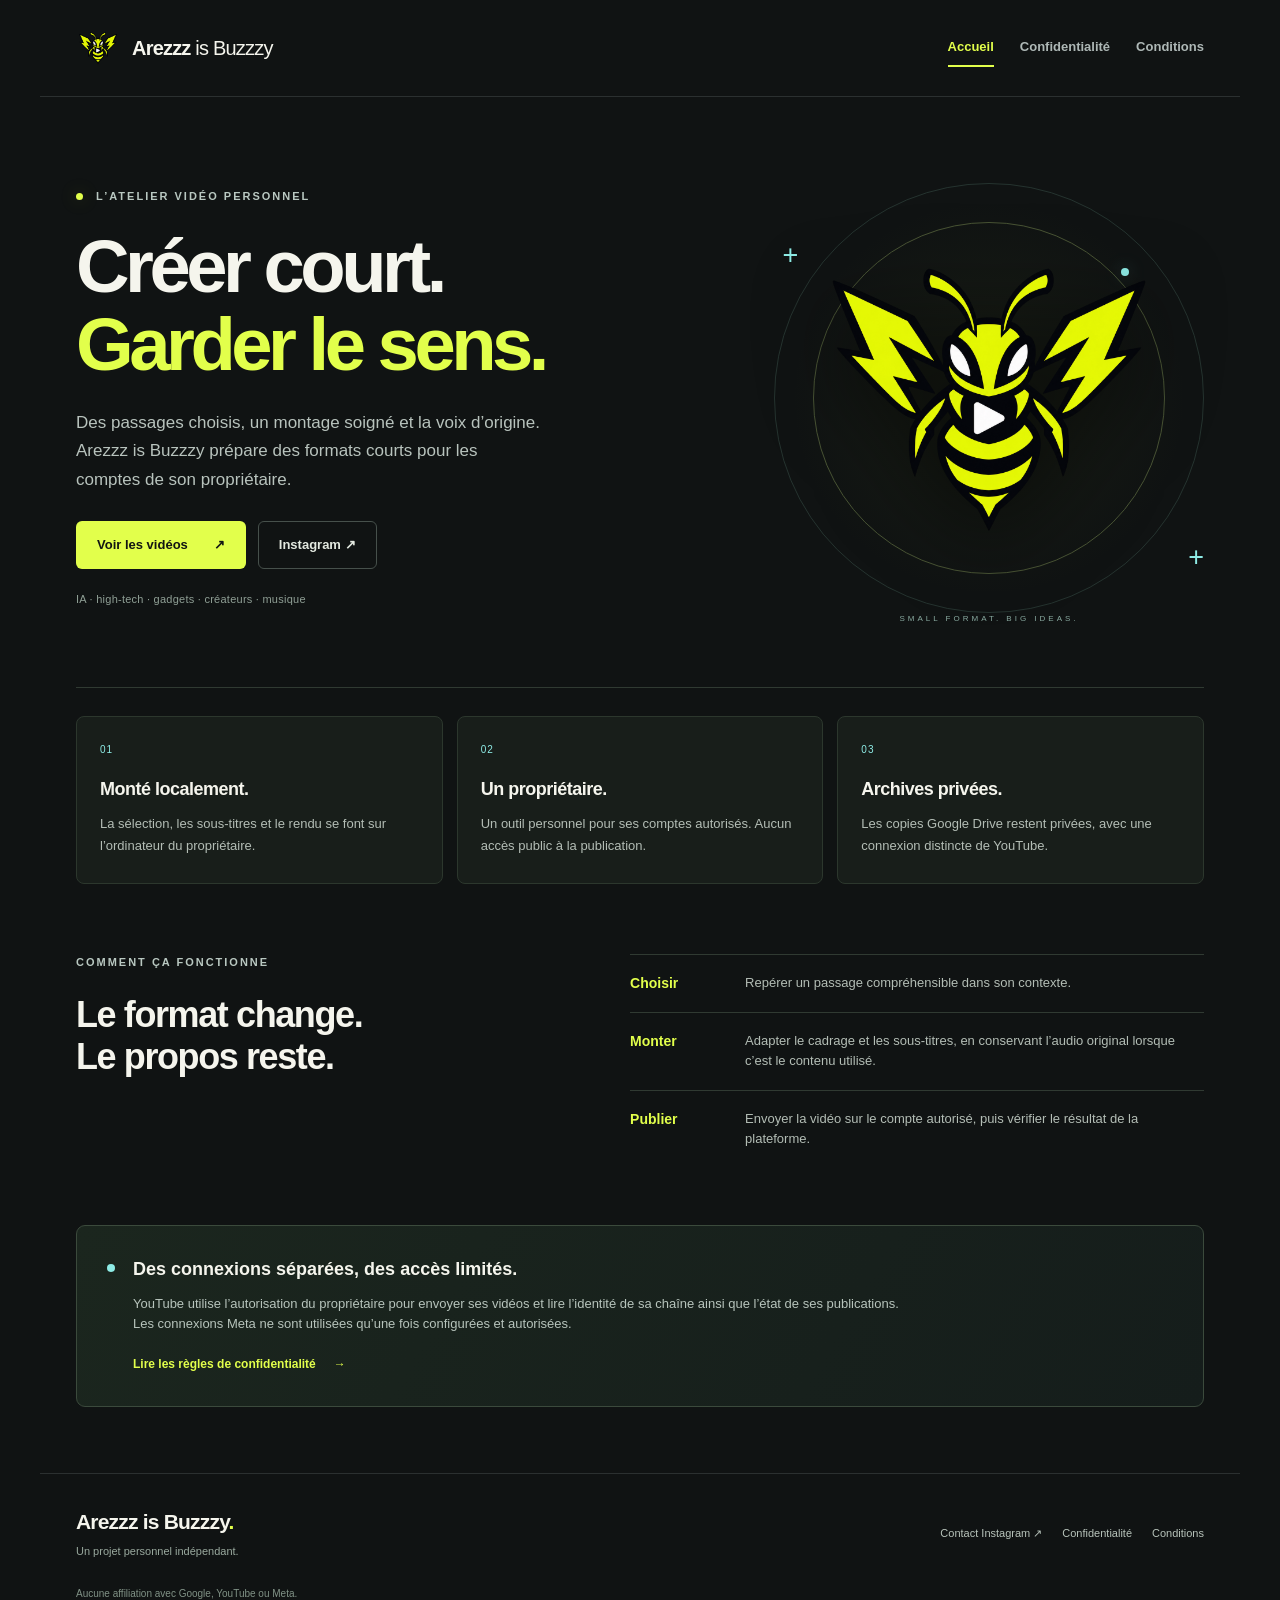
<file: index.html>
<!doctype html>
<html lang="fr"><head><meta charset="utf-8"><meta name="viewport" content="width=device-width,initial-scale=1"><meta name="color-scheme" content="dark"><meta name="theme-color" content="#101313"><title>Arezzz is Buzzzy — atelier vidéo personnel</title><meta name="description" content="Des passages choisis, un montage local et des formats courts pour les comptes du propriétaire."><link rel="canonical" href="https://imothepe-arezz.github.io/"><link rel="icon" type="image/png" href="bee.png"><link rel="stylesheet" href="styles.css"><meta property="og:title" content="Arezzz is Buzzzy — atelier vidéo personnel"><meta property="og:description" content="Des passages choisis, un montage local et des formats courts pour les comptes du propriétaire."><meta property="og:type" content="website"><meta property="og:url" content="https://imothepe-arezz.github.io/">
<meta name="google-site-verification" content="I5elzsRBKf_dowkDM3faNHofcU13_TQxApIey6Kn0I0" />
</head><body><a class="skip-link" href="#main">Aller au contenu</a>
<header class="site-header"><a class="brand" href="index.html" aria-label="Arezzz is Buzzzy — accueil"><img src="bee.png" alt="" width="44" height="44"><span>Arezzz <span class="brand-light">is Buzzzy</span></span></a><nav aria-label="Navigation principale"><a href="index.html" aria-current="page">Accueil</a><a href="privacy.html">Confidentialité</a><a href="terms.html">Conditions</a></nav></header><main id="main">
<section class="hero"><div class="hero-copy"><p class="eyebrow"><span></span> L’atelier vidéo personnel</p><h1>Créer court.<br><em>Garder le sens.</em></h1><p class="intro">Des passages choisis, un montage soigné et la voix d’origine. Arezzz is Buzzzy prépare des formats courts pour les comptes de son propriétaire.</p><div class="hero-actions"><a class="button button-primary" href="https://www.youtube.com/@imothepe14" target="_blank" rel="noopener noreferrer">Voir les vidéos <span aria-hidden="true">↗</span></a><a class="button button-quiet" href="https://www.instagram.com/arezzz_is_buzzzy/" target="_blank" rel="noopener noreferrer">Instagram ↗</a></div><p class="hero-note">IA · high-tech · gadgets · créateurs · musique</p></div><div class="hero-art" aria-hidden="true"><div class="orbit orbit-one"></div><div class="orbit orbit-two"></div><span class="spark spark-one">+</span><span class="spark spark-two">+</span><img src="bee.png" alt="" width="1280" height="1280"><span class="art-label">SMALL FORMAT. BIG IDEAS.</span></div></section>
<section class="principles" aria-label="Les principes de l’atelier"><article><span class="card-number">01</span><h2>Monté localement.</h2><p>La sélection, les sous-titres et le rendu se font sur l’ordinateur du propriétaire.</p></article><article><span class="card-number">02</span><h2>Un propriétaire.</h2><p>Un outil personnel pour ses comptes autorisés. Aucun accès public à la publication.</p></article><article><span class="card-number">03</span><h2>Archives privées.</h2><p>Les copies Google Drive restent privées, avec une connexion distincte de YouTube.</p></article></section>
<section class="workflow"><div><p class="eyebrow">Comment ça fonctionne</p><h2>Le format change.<br>Le propos reste.</h2></div><ol><li><span>Choisir</span><p>Repérer un passage compréhensible dans son contexte.</p></li><li><span>Monter</span><p>Adapter le cadrage et les sous-titres, en conservant l’audio original lorsque c’est le contenu utilisé.</p></li><li><span>Publier</span><p>Envoyer la vidéo sur le compte autorisé, puis vérifier le résultat de la plateforme.</p></li></ol></section>
<section class="connection-note"><span class="status-dot" aria-hidden="true"></span><div><h2>Des connexions séparées, des accès limités.</h2><p>YouTube utilise l’autorisation du propriétaire pour envoyer ses vidéos et lire l’identité de sa chaîne ainsi que l’état de ses publications. Les connexions Meta ne sont utilisées qu’une fois configurées et autorisées.</p><a class="text-link" href="privacy.html">Lire les règles de confidentialité <span aria-hidden="true">→</span></a></div></section>
</main><footer class="site-footer"><div><a class="footer-brand" href="index.html">Arezzz is Buzzzy<span class="dot">.</span></a><p>Un projet personnel indépendant.</p></div><div class="footer-links"><a href="https://www.instagram.com/arezzz_is_buzzzy/" target="_blank" rel="noopener noreferrer">Contact Instagram ↗</a><a href="privacy.html">Confidentialité</a><a href="terms.html">Conditions</a></div><p class="fine-print">Aucune affiliation avec Google, YouTube ou Meta.</p></footer></body></html>
</file>
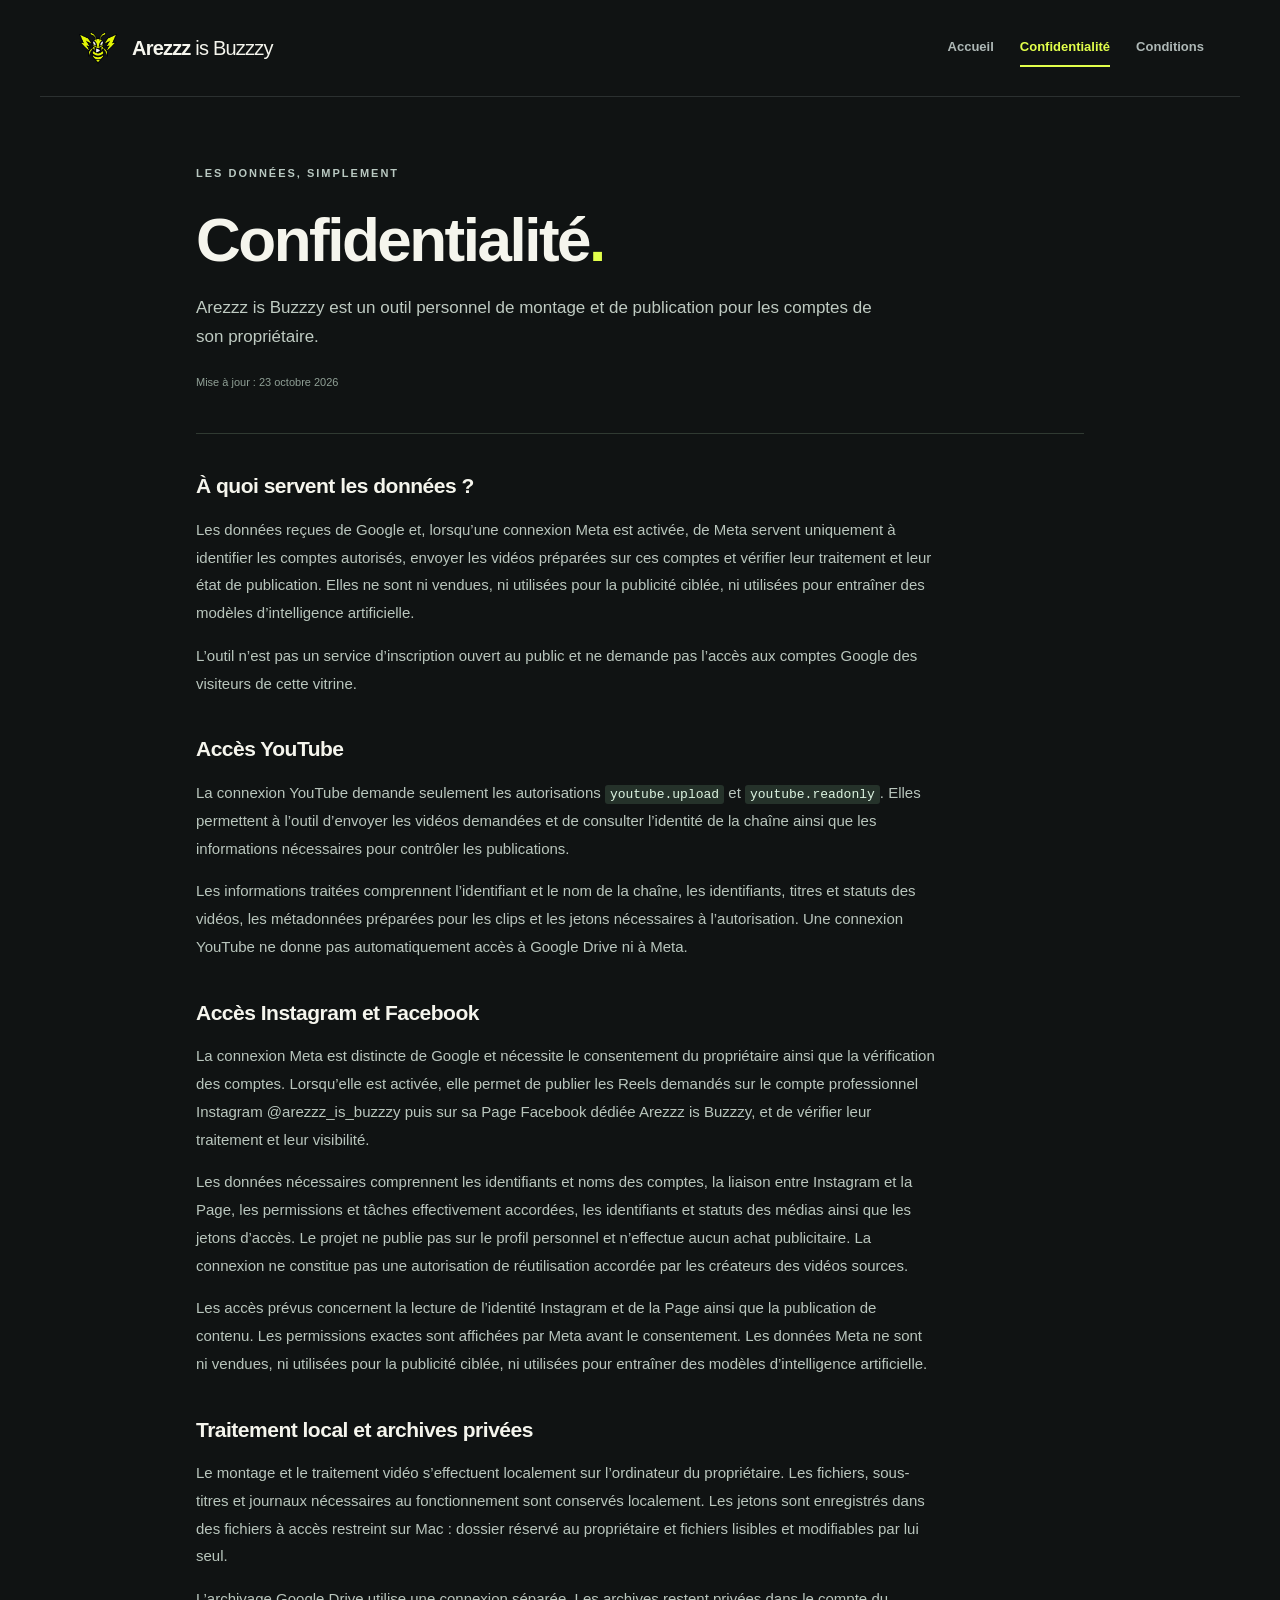
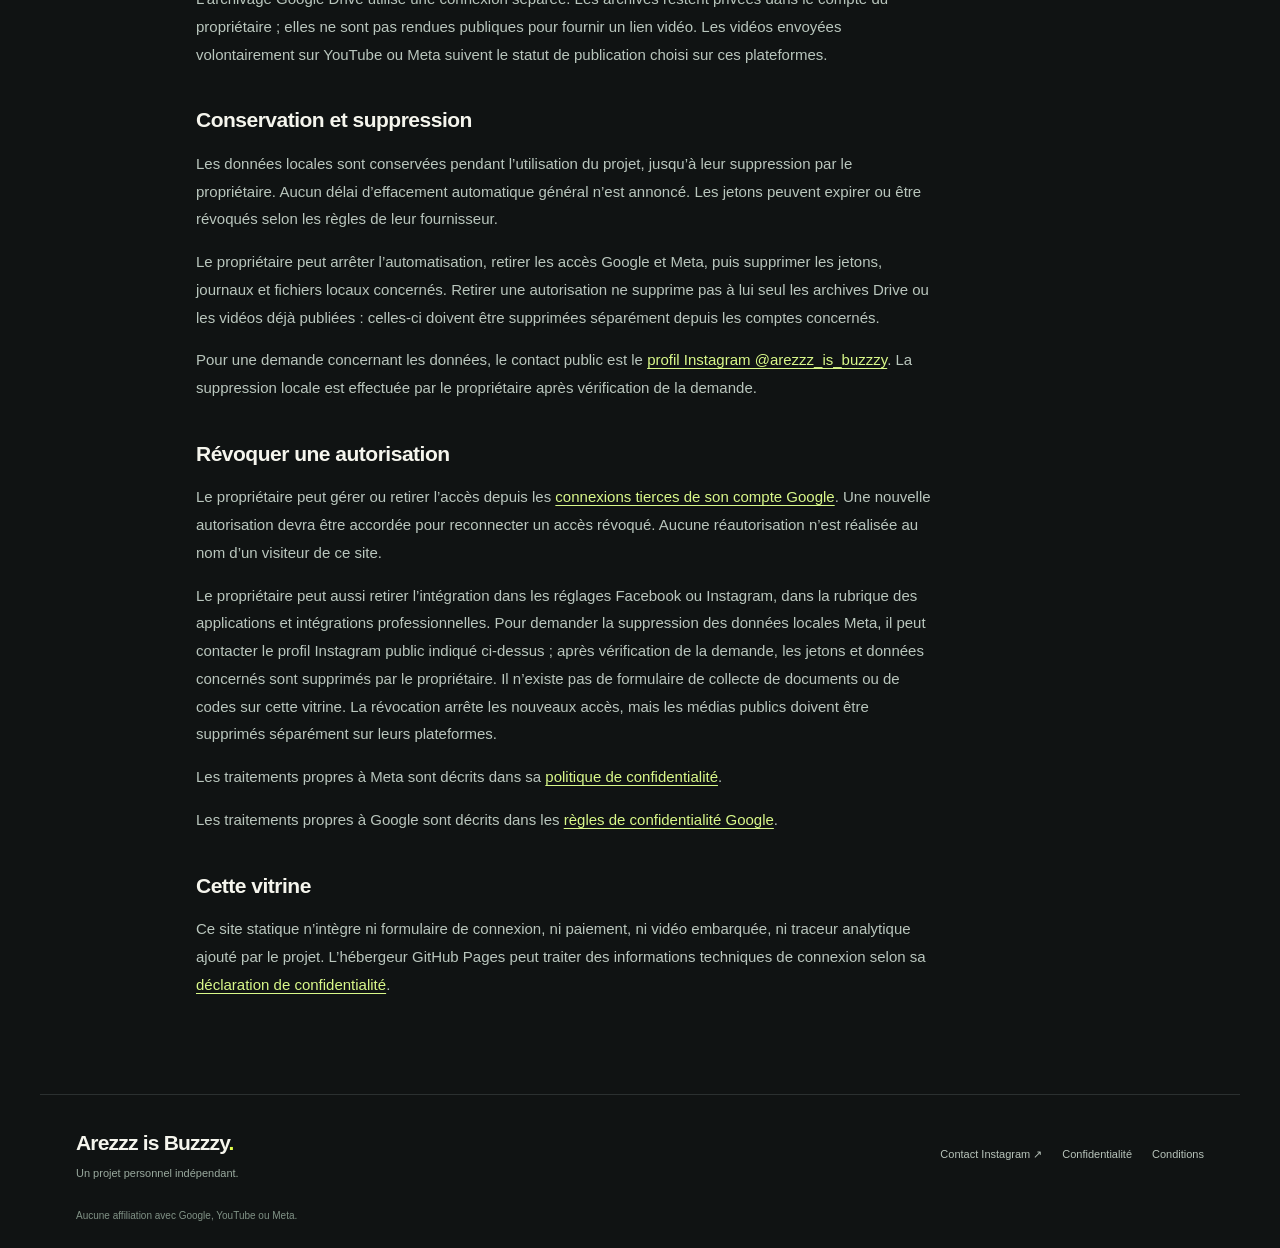
<file: privacy.html>
<!doctype html>
<html lang="fr"><head><meta charset="utf-8"><meta name="viewport" content="width=device-width,initial-scale=1"><meta name="color-scheme" content="dark"><meta name="theme-color" content="#101313"><title>Confidentialité — Arezzz is Buzzzy</title><meta name="description" content="Utilisation des données, accès YouTube et Meta limités, traitement local et archives Drive privées."><link rel="canonical" href="https://imothepe-arezz.github.io/privacy.html"><link rel="icon" type="image/png" href="bee.png"><link rel="stylesheet" href="styles.css"><meta property="og:title" content="Confidentialité — Arezzz is Buzzzy"><meta property="og:description" content="Utilisation des données, accès YouTube et Meta limités, traitement local et archives Drive privées."><meta property="og:type" content="website"><meta property="og:url" content="https://imothepe-arezz.github.io/privacy.html">
<!-- google-site-verification : ajouter ici uniquement la balise officielle attribuée à ce site. -->
</head><body><a class="skip-link" href="#main">Aller au contenu</a>
<header class="site-header"><a class="brand" href="index.html" aria-label="Arezzz is Buzzzy — accueil"><img src="bee.png" alt="" width="44" height="44"><span>Arezzz <span class="brand-light">is Buzzzy</span></span></a><nav aria-label="Navigation principale"><a href="index.html">Accueil</a><a href="privacy.html" aria-current="page">Confidentialité</a><a href="terms.html">Conditions</a></nav></header><main id="main" class="document"><div class="document-heading"><p class="eyebrow">Les données, simplement</p><h1>Confidentialité<span class="dot">.</span></h1><p class="document-intro">Arezzz is Buzzzy est un outil personnel de montage et de publication pour les comptes de son propriétaire.</p><p class="updated">Mise à jour : 23 octobre 2026</p></div>
<div class="document-body"><section><h2>À quoi servent les données ?</h2><p>Les données reçues de Google et, lorsqu’une connexion Meta est activée, de Meta servent uniquement à identifier les comptes autorisés, envoyer les vidéos préparées sur ces comptes et vérifier leur traitement et leur état de publication. Elles ne sont ni vendues, ni utilisées pour la publicité ciblée, ni utilisées pour entraîner des modèles d’intelligence artificielle.</p><p>L’outil n’est pas un service d’inscription ouvert au public et ne demande pas l’accès aux comptes Google des visiteurs de cette vitrine.</p></section>
<section><h2>Accès YouTube</h2><p>La connexion YouTube demande seulement les autorisations <code>youtube.upload</code> et <code>youtube.readonly</code>. Elles permettent à l’outil d’envoyer les vidéos demandées et de consulter l’identité de la chaîne ainsi que les informations nécessaires pour contrôler les publications.</p><p>Les informations traitées comprennent l’identifiant et le nom de la chaîne, les identifiants, titres et statuts des vidéos, les métadonnées préparées pour les clips et les jetons nécessaires à l’autorisation. Une connexion YouTube ne donne pas automatiquement accès à Google Drive ni à Meta.</p></section>
<section><h2>Accès Instagram et Facebook</h2><p>La connexion Meta est distincte de Google et nécessite le consentement du propriétaire ainsi que la vérification des comptes. Lorsqu’elle est activée, elle permet de publier les Reels demandés sur le compte professionnel Instagram @arezzz_is_buzzzy puis sur sa Page Facebook dédiée Arezzz is Buzzzy, et de vérifier leur traitement et leur visibilité.</p><p>Les données nécessaires comprennent les identifiants et noms des comptes, la liaison entre Instagram et la Page, les permissions et tâches effectivement accordées, les identifiants et statuts des médias ainsi que les jetons d’accès. Le projet ne publie pas sur le profil personnel et n’effectue aucun achat publicitaire. La connexion ne constitue pas une autorisation de réutilisation accordée par les créateurs des vidéos sources.</p><p>Les accès prévus concernent la lecture de l’identité Instagram et de la Page ainsi que la publication de contenu. Les permissions exactes sont affichées par Meta avant le consentement. Les données Meta ne sont ni vendues, ni utilisées pour la publicité ciblée, ni utilisées pour entraîner des modèles d’intelligence artificielle.</p></section>
<section><h2>Traitement local et archives privées</h2><p>Le montage et le traitement vidéo s’effectuent localement sur l’ordinateur du propriétaire. Les fichiers, sous-titres et journaux nécessaires au fonctionnement sont conservés localement. Les jetons sont enregistrés dans des fichiers à accès restreint sur Mac : dossier réservé au propriétaire et fichiers lisibles et modifiables par lui seul.</p><p>L’archivage Google Drive utilise une connexion séparée. Les archives restent privées dans le compte du propriétaire ; elles ne sont pas rendues publiques pour fournir un lien vidéo. Les vidéos envoyées volontairement sur YouTube ou Meta suivent le statut de publication choisi sur ces plateformes.</p></section>
<section id="suppression-donnees"><h2>Conservation et suppression</h2><p>Les données locales sont conservées pendant l’utilisation du projet, jusqu’à leur suppression par le propriétaire. Aucun délai d’effacement automatique général n’est annoncé. Les jetons peuvent expirer ou être révoqués selon les règles de leur fournisseur.</p><p>Le propriétaire peut arrêter l’automatisation, retirer les accès Google et Meta, puis supprimer les jetons, journaux et fichiers locaux concernés. Retirer une autorisation ne supprime pas à lui seul les archives Drive ou les vidéos déjà publiées : celles-ci doivent être supprimées séparément depuis les comptes concernés.</p><p>Pour une demande concernant les données, le contact public est le <a href="https://www.instagram.com/arezzz_is_buzzzy/" target="_blank" rel="noopener noreferrer">profil Instagram @arezzz_is_buzzzy</a>. La suppression locale est effectuée par le propriétaire après vérification de la demande.</p></section>
<section><h2>Révoquer une autorisation</h2><p>Le propriétaire peut gérer ou retirer l’accès depuis les <a href="https://myaccount.google.com/connections" target="_blank" rel="noopener noreferrer">connexions tierces de son compte Google</a>. Une nouvelle autorisation devra être accordée pour reconnecter un accès révoqué. Aucune réautorisation n’est réalisée au nom d’un visiteur de ce site.</p><p>Le propriétaire peut aussi retirer l’intégration dans les réglages Facebook ou Instagram, dans la rubrique des applications et intégrations professionnelles. Pour demander la suppression des données locales Meta, il peut contacter le profil Instagram public indiqué ci-dessus ; après vérification de la demande, les jetons et données concernés sont supprimés par le propriétaire. Il n’existe pas de formulaire de collecte de documents ou de codes sur cette vitrine. La révocation arrête les nouveaux accès, mais les médias publics doivent être supprimés séparément sur leurs plateformes.</p><p>Les traitements propres à Meta sont décrits dans sa <a href="https://www.facebook.com/privacy/policy/" target="_blank" rel="noopener noreferrer">politique de confidentialité</a>.</p><p>Les traitements propres à Google sont décrits dans les <a href="https://policies.google.com/privacy" target="_blank" rel="noopener noreferrer">règles de confidentialité Google</a>.</p></section>
<section><h2>Cette vitrine</h2><p>Ce site statique n’intègre ni formulaire de connexion, ni paiement, ni vidéo embarquée, ni traceur analytique ajouté par le projet. L’hébergeur GitHub Pages peut traiter des informations techniques de connexion selon sa <a href="https://docs.github.com/en/site-policy/privacy-policies/github-general-privacy-statement" target="_blank" rel="noopener noreferrer">déclaration de confidentialité</a>.</p></section></div></main><footer class="site-footer"><div><a class="footer-brand" href="index.html">Arezzz is Buzzzy<span class="dot">.</span></a><p>Un projet personnel indépendant.</p></div><div class="footer-links"><a href="https://www.instagram.com/arezzz_is_buzzzy/" target="_blank" rel="noopener noreferrer">Contact Instagram ↗</a><a href="privacy.html">Confidentialité</a><a href="terms.html">Conditions</a></div><p class="fine-print">Aucune affiliation avec Google, YouTube ou Meta.</p></footer></body></html>
</file>
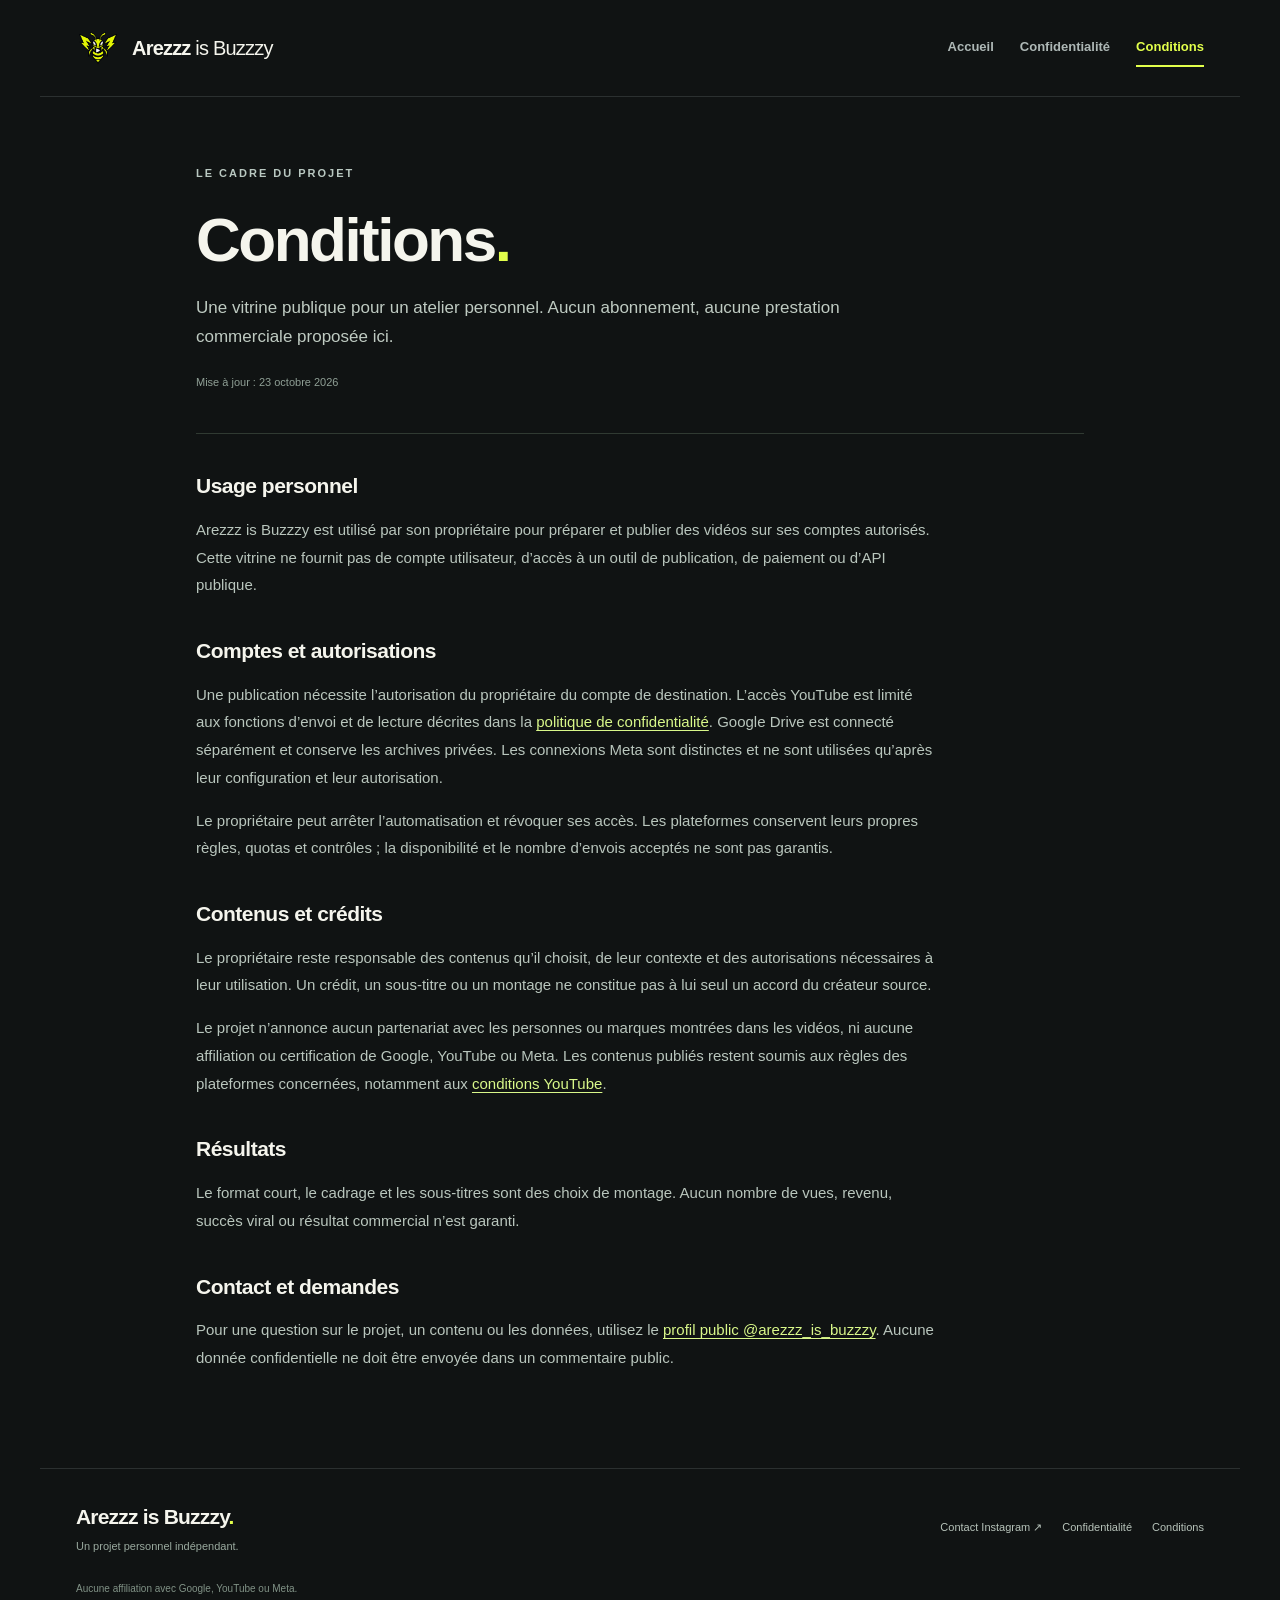
<file: terms.html>
<!doctype html>
<html lang="fr"><head><meta charset="utf-8"><meta name="viewport" content="width=device-width,initial-scale=1"><meta name="color-scheme" content="dark"><meta name="theme-color" content="#101313"><title>Conditions — Arezzz is Buzzzy</title><meta name="description" content="Le cadre personnel du projet Arezzz is Buzzzy, ses autorisations et ses contacts publics."><link rel="canonical" href="https://imothepe-arezz.github.io/terms.html"><link rel="icon" type="image/png" href="bee.png"><link rel="stylesheet" href="styles.css"><meta property="og:title" content="Conditions — Arezzz is Buzzzy"><meta property="og:description" content="Le cadre personnel du projet Arezzz is Buzzzy, ses autorisations et ses contacts publics."><meta property="og:type" content="website"><meta property="og:url" content="https://imothepe-arezz.github.io/terms.html">
<!-- google-site-verification : ajouter ici uniquement la balise officielle attribuée à ce site. -->
</head><body><a class="skip-link" href="#main">Aller au contenu</a>
<header class="site-header"><a class="brand" href="index.html" aria-label="Arezzz is Buzzzy — accueil"><img src="bee.png" alt="" width="44" height="44"><span>Arezzz <span class="brand-light">is Buzzzy</span></span></a><nav aria-label="Navigation principale"><a href="index.html">Accueil</a><a href="privacy.html">Confidentialité</a><a href="terms.html" aria-current="page">Conditions</a></nav></header><main id="main" class="document"><div class="document-heading"><p class="eyebrow">Le cadre du projet</p><h1>Conditions<span class="dot">.</span></h1><p class="document-intro">Une vitrine publique pour un atelier personnel. Aucun abonnement, aucune prestation commerciale proposée ici.</p><p class="updated">Mise à jour : 23 octobre 2026</p></div>
<div class="document-body"><section><h2>Usage personnel</h2><p>Arezzz is Buzzzy est utilisé par son propriétaire pour préparer et publier des vidéos sur ses comptes autorisés. Cette vitrine ne fournit pas de compte utilisateur, d’accès à un outil de publication, de paiement ou d’API publique.</p></section>
<section><h2>Comptes et autorisations</h2><p>Une publication nécessite l’autorisation du propriétaire du compte de destination. L’accès YouTube est limité aux fonctions d’envoi et de lecture décrites dans la <a href="privacy.html">politique de confidentialité</a>. Google Drive est connecté séparément et conserve les archives privées. Les connexions Meta sont distinctes et ne sont utilisées qu’après leur configuration et leur autorisation.</p><p>Le propriétaire peut arrêter l’automatisation et révoquer ses accès. Les plateformes conservent leurs propres règles, quotas et contrôles ; la disponibilité et le nombre d’envois acceptés ne sont pas garantis.</p></section>
<section><h2>Contenus et crédits</h2><p>Le propriétaire reste responsable des contenus qu’il choisit, de leur contexte et des autorisations nécessaires à leur utilisation. Un crédit, un sous-titre ou un montage ne constitue pas à lui seul un accord du créateur source.</p><p>Le projet n’annonce aucun partenariat avec les personnes ou marques montrées dans les vidéos, ni aucune affiliation ou certification de Google, YouTube ou Meta. Les contenus publiés restent soumis aux règles des plateformes concernées, notamment aux <a href="https://www.youtube.com/t/terms" target="_blank" rel="noopener noreferrer">conditions YouTube</a>.</p></section>
<section><h2>Résultats</h2><p>Le format court, le cadrage et les sous-titres sont des choix de montage. Aucun nombre de vues, revenu, succès viral ou résultat commercial n’est garanti.</p></section>
<section><h2>Contact et demandes</h2><p>Pour une question sur le projet, un contenu ou les données, utilisez le <a href="https://www.instagram.com/arezzz_is_buzzzy/" target="_blank" rel="noopener noreferrer">profil public @arezzz_is_buzzzy</a>. Aucune donnée confidentielle ne doit être envoyée dans un commentaire public.</p></section></div></main><footer class="site-footer"><div><a class="footer-brand" href="index.html">Arezzz is Buzzzy<span class="dot">.</span></a><p>Un projet personnel indépendant.</p></div><div class="footer-links"><a href="https://www.instagram.com/arezzz_is_buzzzy/" target="_blank" rel="noopener noreferrer">Contact Instagram ↗</a><a href="privacy.html">Confidentialité</a><a href="terms.html">Conditions</a></div><p class="fine-print">Aucune affiliation avec Google, YouTube ou Meta.</p></footer></body></html>
</file>
<file: styles.css>
*{box-sizing:border-box}html{scroll-behavior:smooth}body{margin:0;background:#101313;color:#f5f5ed;font-family:-apple-system,BlinkMacSystemFont,"Segoe UI",Arial,sans-serif;font-size:16px;line-height:1.55}a{color:inherit;text-decoration:none}a:focus-visible{outline:3px solid #8eece6;outline-offset:5px;border-radius:3px}img{max-width:100%;display:block}.skip-link{position:absolute;top:-100px;left:20px;background:#e2ff4b;color:#101313;padding:10px 16px;z-index:5}.skip-link:focus{top:12px}.site-header{max-width:1200px;margin:auto;padding:26px 36px;display:flex;align-items:center;justify-content:space-between;gap:24px;border-bottom:1px solid #2b3030}.brand{display:flex;align-items:center;gap:12px;font-size:20px;font-weight:800;letter-spacing:-.8px;white-space:nowrap}.brand img{width:44px;height:44px;object-fit:contain}.brand-light{font-weight:500}.site-header nav{display:flex;gap:26px;font-size:13px;font-weight:600;color:#aeb8b6}.site-header nav a{padding:8px 0}.site-header nav a:hover,.site-header nav a[aria-current]{color:#e2ff4b}.site-header nav a[aria-current]{border-bottom:2px solid #e2ff4b}main{max-width:1200px;margin:auto;padding:0 36px}.hero{display:grid;grid-template-columns:1.2fr 1fr;align-items:center;gap:30px;padding:76px 0 64px;min-height:590px}.eyebrow{font-size:11px;letter-spacing:2px;text-transform:uppercase;font-weight:700;color:#b9c8c1;margin:0 0 23px}.eyebrow>span{display:inline-block;width:7px;height:7px;background:#e2ff4b;border-radius:50%;margin-right:8px;box-shadow:0 0 18px #b5cc334d}h1,h2,p{margin-top:0}.hero h1{font-size:clamp(42px,5.8vw,76px);line-height:1.05;letter-spacing:-4.5px;margin-bottom:25px;font-weight:750}.hero h1 em{font-style:normal;color:#e2ff4b}.intro{color:#b8c3bd;font-size:17px;max-width:470px;line-height:1.7;margin-bottom:26px}.hero-actions{display:flex;gap:12px;flex-wrap:wrap}.button{display:inline-flex;justify-content:center;align-items:center;gap:26px;font-weight:750;font-size:13px;padding:13px 20px;border:1px solid transparent;border-radius:6px;transition:transform .15s ease,background .15s ease}.button:hover{transform:translateY(-2px)}.button-primary{background:#e2ff4b;color:#121612}.button-primary:hover{background:#efff98}.button-quiet{border-color:#46504b;color:#e3e9e0}.button-quiet:hover{background:#202925}.hero-note{font-size:11px;letter-spacing:.25px;color:#8f9f95;margin:22px 0 0}.hero-art{position:relative;isolation:isolate;display:grid;place-items:center;aspect-ratio:1;max-width:430px;justify-self:end;width:100%;background:radial-gradient(ellipse,#697e211c,transparent 65%)}.hero-art>img{position:relative;width:84%;height:auto;z-index:1;filter:drop-shadow(0 18px 40px #0008)}.orbit{position:absolute;inset:9%;border:1px solid #485334;border-radius:50%;transform:none}.orbit-one:after{content:"";position:absolute;width:8px;height:8px;background:#8eece6;border-radius:50%;right:10%;top:13%;box-shadow:0 0 18px #8eece64d}.orbit-two{inset:0;border-color:#25332f}.spark{position:absolute;color:#8eece6;font-weight:300;font-size:27px}.spark-one{top:12%;left:2%}.spark-two{bottom:8%;right:0}.art-label{position:absolute;bottom:-12px;font-size:8px;letter-spacing:3px;color:#89aaa0}.principles{display:grid;grid-template-columns:repeat(3,1fr);gap:14px;border-top:1px solid #303a32;padding-top:28px;padding-bottom:70px}.principles article{padding:25px 23px;background:#181e1a;border:1px solid #2c372d;border-radius:8px}.card-number{font-size:10px;color:#8eece6;letter-spacing:1px;display:block;margin-bottom:18px}.principles h2{font-size:18px;letter-spacing:-.5px;margin-bottom:10px}.principles p{font-size:13px;color:#b3bdb5;margin-bottom:0;line-height:1.7}.workflow{display:grid;grid-template-columns:1fr 1.15fr;gap:55px;padding:0 0 58px}.workflow h2{font-size:36px;line-height:1.18;letter-spacing:-1.4px}.workflow ol{list-style:none;padding:0;margin:0}.workflow li{display:grid;grid-template-columns:90px 1fr;gap:25px;border-top:1px solid #303a32;padding:18px 0}.workflow li>span{font-weight:700;font-size:14px;color:#e2ff4b}.workflow li p{font-size:13px;color:#b3bdb5;margin:0}.connection-note{padding:30px;border:1px solid #3b4a3c;border-radius:9px;margin:0 0 66px;display:flex;gap:18px;align-items:flex-start;background:linear-gradient(120deg,#1b261e,#151d1b)}.status-dot{background:#8eece6;min-width:8px;height:8px;border-radius:50%;margin-top:8px}.connection-note h2{font-size:18px;margin-bottom:10px}.connection-note p{font-size:13px;max-width:780px;color:#b7c4bc;margin-bottom:17px}.text-link{color:#e2ff4b;font-size:12px;font-weight:650;display:inline-flex;gap:18px}.site-footer{max-width:1200px;margin:auto;padding:32px 36px 25px;border-top:1px solid #2b3030;display:grid;grid-template-columns:1fr 1fr;gap:14px}.footer-brand{font-size:21px;letter-spacing:-.8px;font-weight:750}.dot{color:#e2ff4b}.site-footer p{font-size:11px;color:#9aaa9f;margin:5px 0 0}.footer-links{display:flex;gap:20px;justify-content:flex-end;align-items:center;font-size:11px;color:#b8c4bb}.footer-links a:hover{color:#e2ff4b}.site-footer .fine-print{font-size:10px;grid-column:1/-1;margin-top:12px;color:#809286}.document{max-width:960px}.document-heading{padding:68px 0 42px;border-bottom:1px solid #303a32}.document h1{font-size:clamp(38px,5vw,62px);line-height:1.12;letter-spacing:-2.5px;margin-bottom:20px;overflow-wrap:anywhere}.document-intro{font-size:17px;color:#bfcbc2;max-width:680px;line-height:1.7}.updated{font-size:11px;color:#8f9f95;margin:22px 0 0}.document-body{padding:36px 0 60px;max-width:740px}.document-body section{margin-bottom:36px}.document-body h2{font-size:21px;letter-spacing:-.5px;margin-bottom:13px}.document-body p{color:#b9c6bd;font-size:15px;line-height:1.85;margin-bottom:15px}.document-body a{color:#d9f88a;text-decoration:underline;text-decoration-thickness:1px;text-underline-offset:3px}.document-body code{font-size:13px;color:#dcf4e1;background:#25322a;border-radius:3px;padding:2px 5px;overflow-wrap:anywhere}@media(max-width:760px){.site-header{padding:18px 22px;align-items:flex-start;gap:16px;flex-direction:column}.brand{font-size:19px}.brand img{width:38px;height:38px}.site-header nav{width:100%;justify-content:space-between;gap:14px;font-size:12px}main{padding:0 22px}.hero{padding:44px 0 40px;grid-template-columns:1fr;min-height:auto;gap:36px}.hero h1{letter-spacing:-2.5px;font-size:clamp(43px,10vw,62px)}.intro{font-size:15px;max-width:530px}.eyebrow{font-size:10px;margin-bottom:20px}.hero-art{max-width:290px;justify-self:center;margin:0 0 14px}.hero-note{font-size:10px;line-height:1.8}.principles{grid-template-columns:1fr;padding-bottom:48px;padding-top:20px;gap:10px}.principles article{padding:21px}.card-number{margin-bottom:10px}.principles h2{font-size:18px}.workflow{grid-template-columns:1fr;gap:12px;padding-bottom:38px}.workflow h2{font-size:31px}.workflow li{grid-template-columns:75px 1fr;gap:15px}.connection-note{padding:22px 19px;margin-bottom:42px;gap:13px}.connection-note h2{font-size:17px;line-height:1.4}.site-footer{padding:27px 22px;grid-template-columns:1fr;gap:19px}.footer-links{justify-content:flex-start;flex-wrap:wrap;gap:18px}.site-footer .fine-print{margin-top:0}.document-heading{padding:43px 0 30px}.document-intro{font-size:15px}.document-body{padding-top:29px}.document-body p{font-size:14px}.document-body h2{font-size:20px}}@media(prefers-reduced-motion:reduce){html{scroll-behavior:auto}.button{transition:none}.button:hover{transform:none}}
</file>
